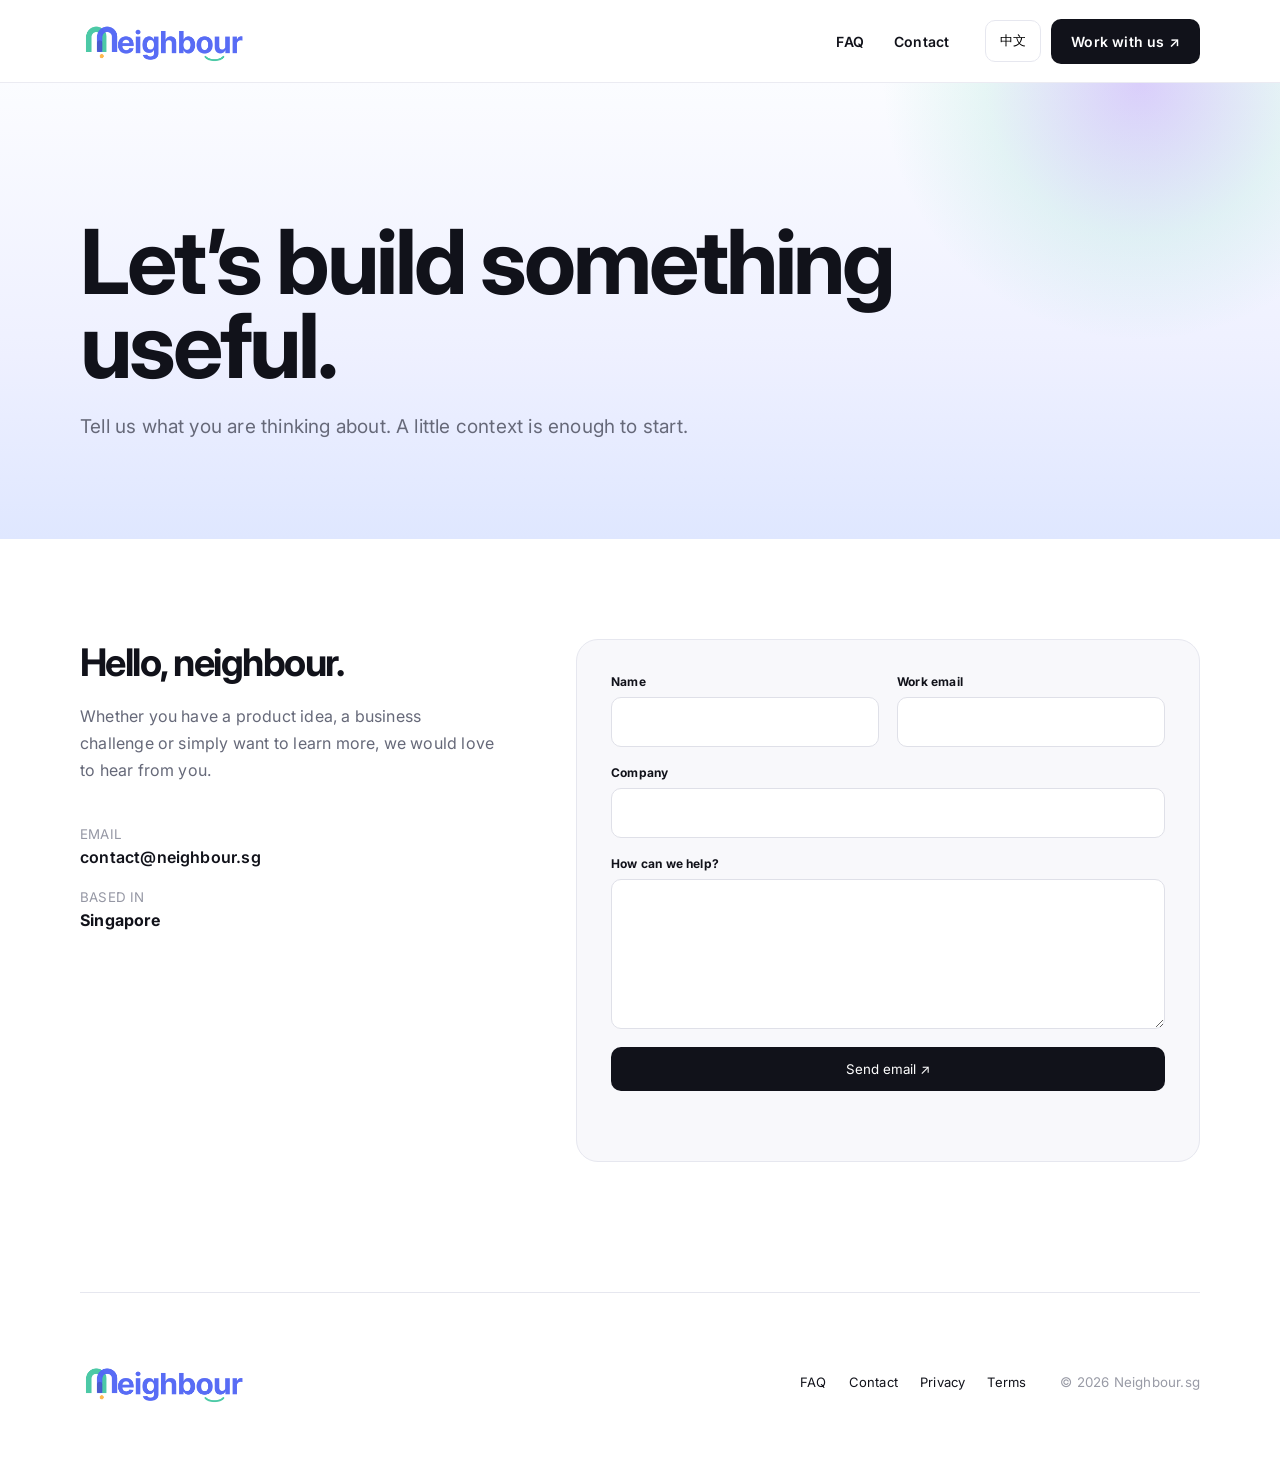
<file: contact.html>
<!doctype html><html lang="en"><head><meta charset="UTF-8"><meta name="viewport" content="width=device-width,initial-scale=1"><meta name="description" content="Start a conversation with Neighbour."><title>Contact — Neighbour</title><script>document.documentElement.classList.add('js')</script><link rel="preconnect" href="https://fonts.googleapis.com"><link href="https://fonts.googleapis.com/css2?family=DM+Sans:wght@400;500;600;700&display=swap" rel="stylesheet"><link rel="stylesheet" href="subpages.css?v=1"></head><body>
<header class="nav-shell"><nav class="nav container"><a class="brand" href="index.html"><img src="assets/neighbour-logo.png?v=transparent-2" alt="Neighbour"></a><div class="nav-links"><a href="faq.html">FAQ</a><a href="contact.html" data-en="Contact" data-zh="联系我们">Contact</a></div><div class="nav-actions"><button class="lang-toggle" type="button">中文</button><a class="nav-cta" href="contact.html" data-en="Work with us ↗" data-zh="与我们合作 ↗">Work with us ↗</a></div></nav></header>
<main><section class="page-hero"><div class="container reveal"><span class="eyebrow" data-en="START A CONVERSATION" data-zh="开始交流">START A CONVERSATION</span><h1 data-en="Let’s build something useful." data-zh="一起创造有用的产品。">Let’s build something useful.</h1><p data-en="Tell us what you are thinking about. A little context is enough to start." data-zh="告诉我们你正在思考的事情。只需简单介绍背景，就可以开始。">Tell us what you are thinking about. A little context is enough to start.</p></div></section><section class="content"><div class="container contact-grid"><div class="contact-copy reveal"><h2 data-en="Hello, neighbour." data-zh="你好，邻居。">Hello, neighbour.</h2><p data-en="Whether you have a product idea, a business challenge or simply want to learn more, we would love to hear from you." data-zh="无论你有一个产品想法、一项业务挑战，还是只是想进一步了解我们，都欢迎联系。">Whether you have a product idea, a business challenge or simply want to learn more, we would love to hear from you.</p><div class="contact-meta"><div><small data-en="EMAIL" data-zh="邮箱">EMAIL</small><a href="mailto:contact@neighbour.sg">contact@neighbour.sg</a></div><div><small data-en="BASED IN" data-zh="所在地">BASED IN</small><strong data-en="Singapore" data-zh="新加坡">Singapore</strong></div></div></div>
<form class="contact-form reveal" action="mailto:contact@neighbour.sg" method="post" enctype="text/plain"><div class="field"><label for="name" data-en="Name" data-zh="姓名">Name</label><input id="name" name="name" required></div><div class="field"><label for="email" data-en="Work email" data-zh="工作邮箱">Work email</label><input id="email" name="email" type="email" required></div><div class="field full"><label for="company" data-en="Company" data-zh="公司">Company</label><input id="company" name="company"></div><div class="field full"><label for="message" data-en="How can we help?" data-zh="我们可以如何帮助你？">How can we help?</label><textarea id="message" name="message" required></textarea></div><div class="field full"><button class="primary-button" type="submit" data-en="Send email ↗" data-zh="发送邮件 ↗">Send email ↗</button></div><div class="form-status" aria-live="polite"></div></form></div></section></main>
<footer class="footer container"><a class="brand" href="index.html"><img src="assets/neighbour-logo.png?v=transparent-2" alt="Neighbour"></a><div class="footer-links"><a href="faq.html">FAQ</a><a href="contact.html" data-en="Contact" data-zh="联系我们">Contact</a><a href="privacy.html" data-en="Privacy" data-zh="隐私">Privacy</a><a href="terms.html" data-en="Terms" data-zh="条款">Terms</a></div><small>© 2026 Neighbour.sg</small></footer><script src="subpages.js?v=contact-email-1"></script></body></html>
</file>
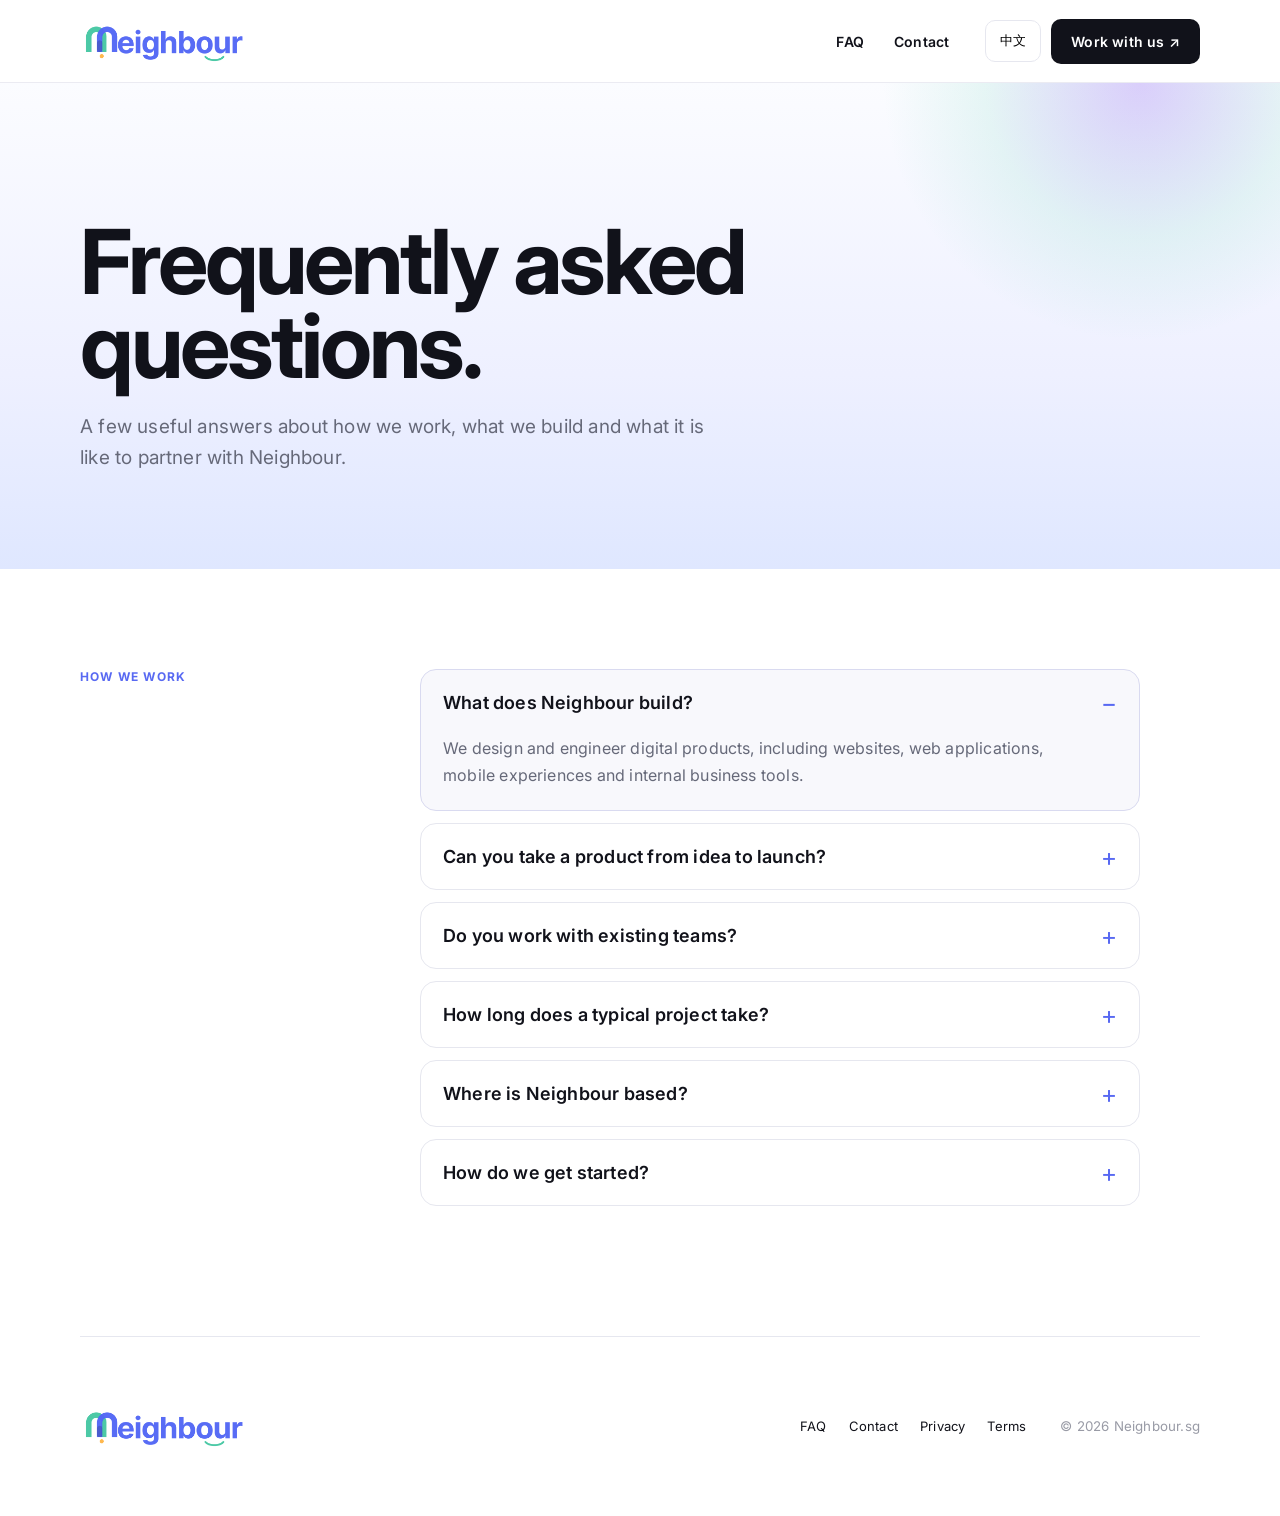
<file: faq.html>
<!doctype html><html lang="en"><head><meta charset="UTF-8"><meta name="viewport" content="width=device-width,initial-scale=1"><meta name="description" content="Frequently asked questions about working with Neighbour."><title>FAQ — Neighbour</title><script>document.documentElement.classList.add('js')</script><link rel="preconnect" href="https://fonts.googleapis.com"><link href="https://fonts.googleapis.com/css2?family=DM+Sans:wght@400;500;600;700&display=swap" rel="stylesheet"><link rel="stylesheet" href="subpages.css?v=1"></head><body>
<header class="nav-shell"><nav class="nav container"><a class="brand" href="index.html"><img src="assets/neighbour-logo.png?v=transparent-2" alt="Neighbour"></a><div class="nav-links"><a href="faq.html" data-en="FAQ" data-zh="常见问题">FAQ</a><a href="contact.html" data-en="Contact" data-zh="联系我们">Contact</a></div><div class="nav-actions"><button class="lang-toggle" type="button">中文</button><a class="nav-cta" href="contact.html" data-en="Work with us ↗" data-zh="与我们合作 ↗">Work with us ↗</a></div></nav></header>
<main><section class="page-hero"><div class="container reveal"><h1 data-en="Frequently asked questions." data-zh="常见问题。">Frequently asked questions.</h1><p data-en="A few useful answers about how we work, what we build and what it is like to partner with Neighbour." data-zh="关于我们的工作方式、服务内容，以及与 Neighbour 合作体验的一些实用解答。">A few useful answers about how we work, what we build and what it is like to partner with Neighbour.</p></div></section><section class="content"><div class="container content-grid"><div class="side-note" data-en="HOW WE WORK" data-zh="我们的工作方式">HOW WE WORK</div><div class="faq-list reveal">
<details open><summary data-en="What does Neighbour build?" data-zh="Neighbour 提供什么服务？">What does Neighbour build?</summary><p data-en="We design and engineer digital products, including websites, web applications, mobile experiences and internal business tools." data-zh="我们设计并开发数字产品，包括网站、Web 应用、移动端体验和企业内部工具。">We design and engineer digital products, including websites, web applications, mobile experiences and internal business tools.</p></details>
<details><summary data-en="Can you take a product from idea to launch?" data-zh="可以从产品构想到正式上线全程参与吗？">Can you take a product from idea to launch?</summary><p data-en="Yes. We can help shape the strategy, validate the experience, design the interface, build the product and support it after launch." data-zh="可以。我们能够协助制定策略、验证体验、设计界面、完成开发，并在上线后持续提供支持。">Yes. We can help shape the strategy, validate the experience, design the interface, build the product and support it after launch.</p></details>
<details><summary data-en="Do you work with existing teams?" data-zh="你们可以与现有团队合作吗？">Do you work with existing teams?</summary><p data-en="Absolutely. We often work alongside product, design and engineering teams, filling a specific capability gap or accelerating a key initiative." data-zh="当然可以。我们经常与客户的产品、设计及工程团队并肩工作，补充特定能力或推动关键项目加速落地。">Absolutely. We often work alongside product, design and engineering teams, filling a specific capability gap or accelerating a key initiative.</p></details>
<details><summary data-en="How long does a typical project take?" data-zh="一般项目需要多长时间？">How long does a typical project take?</summary><p data-en="A focused first release often takes 8–16 weeks. The right schedule depends on scope, technical complexity and how much discovery is needed." data-zh="一个目标明确的首个版本通常需要 8–16 周。具体周期取决于范围、技术复杂度以及前期探索深度。">A focused first release often takes 8–16 weeks. The right schedule depends on scope, technical complexity and how much discovery is needed.</p></details>
<details><summary data-en="Where is Neighbour based?" data-zh="Neighbour 位于哪里？">Where is Neighbour based?</summary><p data-en="We are based in Singapore and collaborate with teams across the region and beyond." data-zh="我们立足新加坡，并与本区域及全球不同地区的团队合作。">We are based in Singapore and collaborate with teams across the region and beyond.</p></details>
<details><summary data-en="How do we get started?" data-zh="如何开始合作？">How do we get started?</summary><p data-en="Send us a short note about your idea or challenge. We will arrange an introductory conversation and recommend a practical next step." data-zh="请简单告诉我们你的想法或挑战。我们会安排一次初步沟通，并建议切实可行的下一步。">Send us a short note about your idea or challenge. We will arrange an introductory conversation and recommend a practical next step.</p></details>
</div></div></section></main><footer class="footer container"><a class="brand" href="index.html"><img src="assets/neighbour-logo.png?v=transparent-2" alt="Neighbour"></a><div class="footer-links"><a href="faq.html">FAQ</a><a href="contact.html" data-en="Contact" data-zh="联系我们">Contact</a><a href="privacy.html" data-en="Privacy" data-zh="隐私">Privacy</a><a href="terms.html" data-en="Terms" data-zh="条款">Terms</a></div><small>© 2026 Neighbour.sg</small></footer><script src="subpages.js?v=1"></script></body></html>
</file>
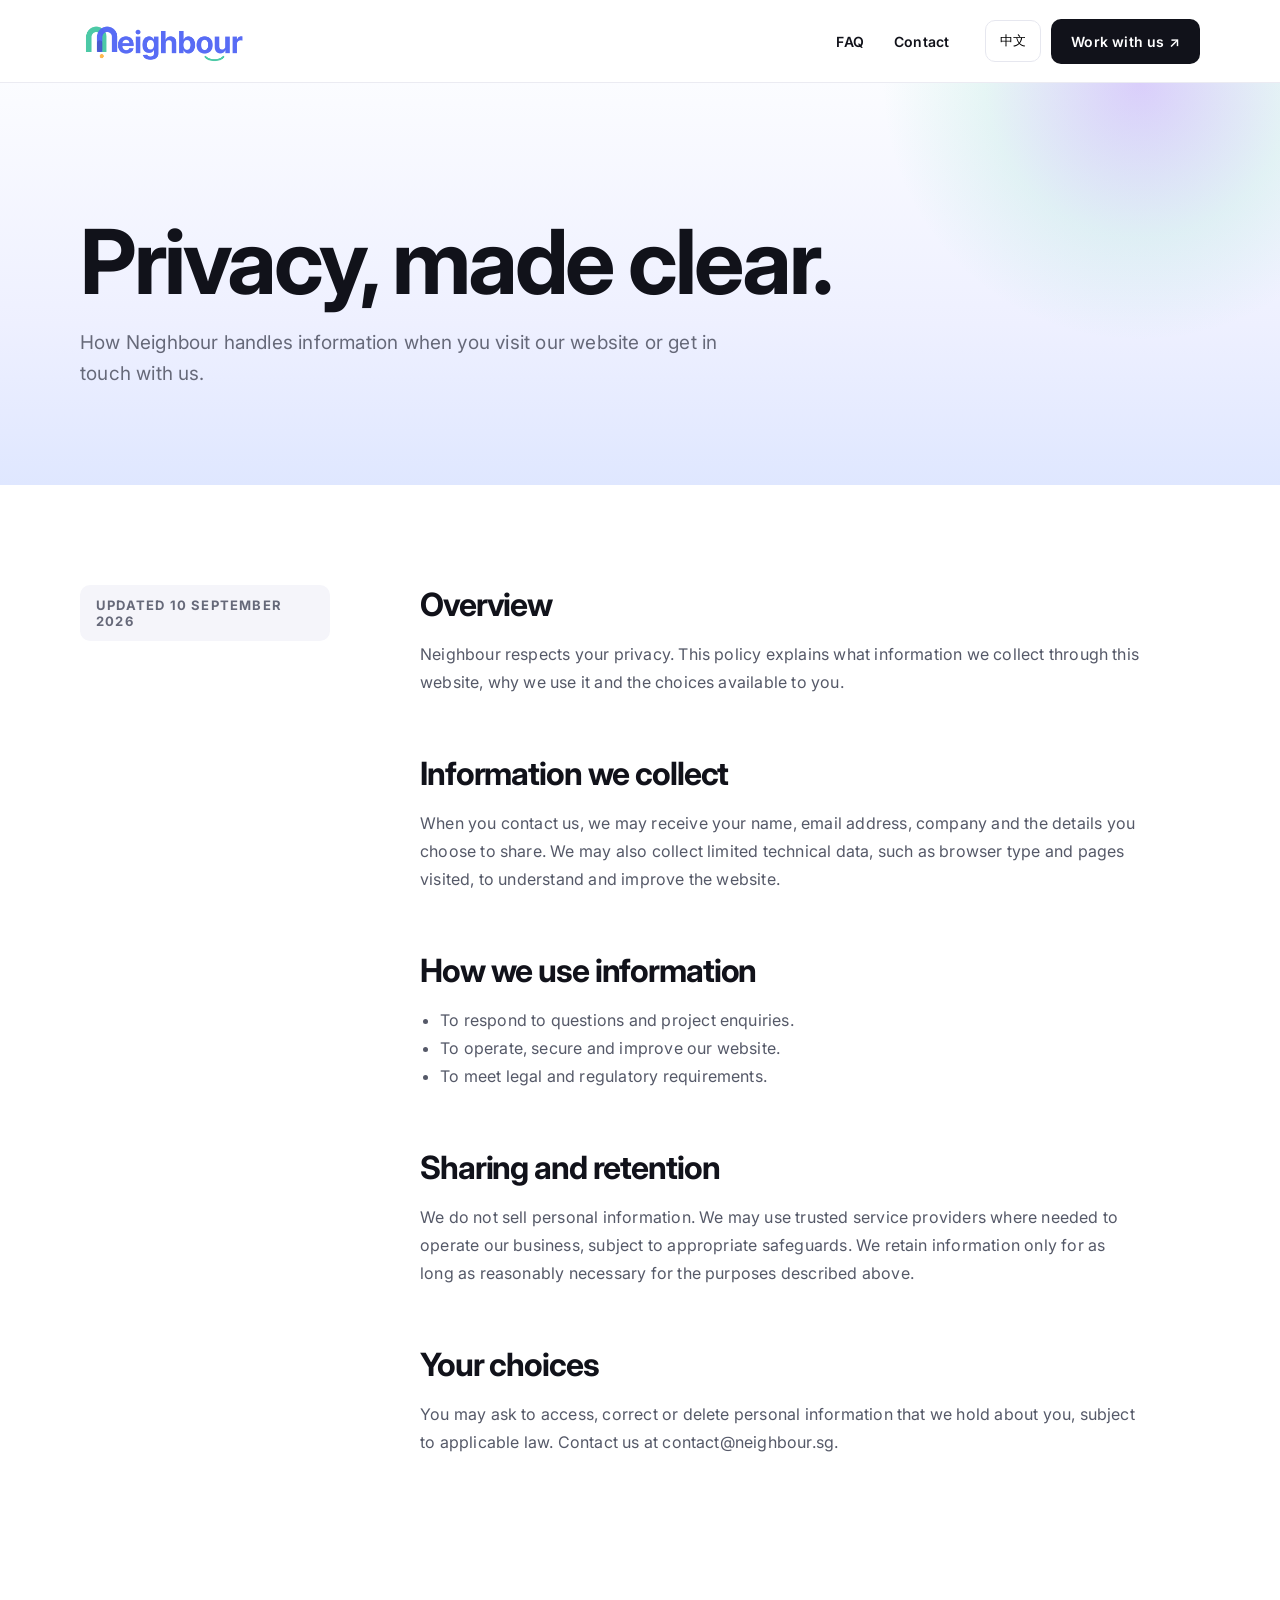
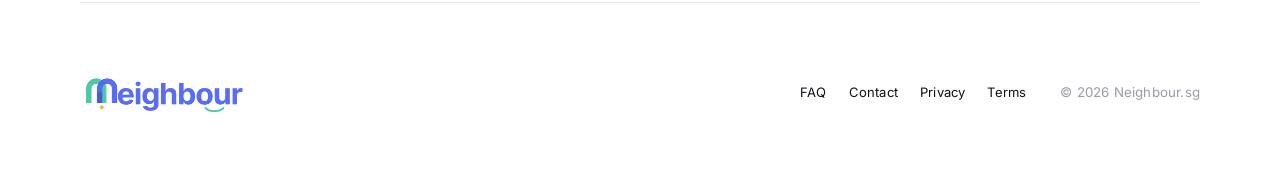
<file: privacy.html>
<!doctype html><html lang="en"><head><meta charset="UTF-8"><meta name="viewport" content="width=device-width,initial-scale=1"><meta name="description" content="Neighbour privacy policy."><title>Privacy — Neighbour</title><script>document.documentElement.classList.add('js')</script><link rel="preconnect" href="https://fonts.googleapis.com"><link href="https://fonts.googleapis.com/css2?family=DM+Sans:wght@400;500;600;700&display=swap" rel="stylesheet"><link rel="stylesheet" href="subpages.css?v=1"></head><body>
<header class="nav-shell"><nav class="nav container"><a class="brand" href="index.html"><img src="assets/neighbour-logo.png?v=transparent-2" alt="Neighbour"></a><div class="nav-links"><a href="faq.html">FAQ</a><a href="contact.html" data-en="Contact" data-zh="联系我们">Contact</a></div><div class="nav-actions"><button class="lang-toggle" type="button">中文</button><a class="nav-cta" href="contact.html" data-en="Work with us ↗" data-zh="与我们合作 ↗">Work with us ↗</a></div></nav></header>
<main><section class="page-hero"><div class="container reveal"><span class="eyebrow" data-en="YOUR INFORMATION" data-zh="你的信息">YOUR INFORMATION</span><h1 data-en="Privacy, made clear." data-zh="清晰透明的隐私说明。">Privacy, made clear.</h1><p data-en="How Neighbour handles information when you visit our website or get in touch with us." data-zh="了解你在浏览网站或联系我们时，Neighbour 如何处理相关信息。">How Neighbour handles information when you visit our website or get in touch with us.</p></div></section><section class="content"><div class="container content-grid"><div class="side-note"><span class="updated" data-en="Updated 10 September 2026" data-zh="更新于 2026 年 9 月 10 日">Updated 10 September 2026</span></div><article class="prose reveal">
<h2 data-en="Overview" data-zh="概述">Overview</h2><p data-en="Neighbour respects your privacy. This policy explains what information we collect through this website, why we use it and the choices available to you." data-zh="Neighbour 尊重你的隐私。本政策说明我们通过本网站收集哪些信息、使用这些信息的原因，以及你所拥有的选择。">Neighbour respects your privacy. This policy explains what information we collect through this website, why we use it and the choices available to you.</p>
<h2 data-en="Information we collect" data-zh="我们收集的信息">Information we collect</h2><p data-en="When you contact us, we may receive your name, email address, company and the details you choose to share. We may also collect limited technical data, such as browser type and pages visited, to understand and improve the website." data-zh="当你联系我们时，我们可能会收到你的姓名、邮箱地址、公司及你主动提供的其他信息。为了了解和改善网站，我们也可能收集有限的技术数据，例如浏览器类型和访问页面。">When you contact us, we may receive your name, email address, company and the details you choose to share. We may also collect limited technical data, such as browser type and pages visited, to understand and improve the website.</p>
<h2 data-en="How we use information" data-zh="我们如何使用信息">How we use information</h2><ul><li data-en="To respond to questions and project enquiries." data-zh="回复问题及项目咨询。">To respond to questions and project enquiries.</li><li data-en="To operate, secure and improve our website." data-zh="运营、保护并改善我们的网站。">To operate, secure and improve our website.</li><li data-en="To meet legal and regulatory requirements." data-zh="遵守适用的法律与监管要求。">To meet legal and regulatory requirements.</li></ul>
<h2 data-en="Sharing and retention" data-zh="信息共享与保留">Sharing and retention</h2><p data-en="We do not sell personal information. We may use trusted service providers where needed to operate our business, subject to appropriate safeguards. We retain information only for as long as reasonably necessary for the purposes described above." data-zh="我们不会出售个人信息。在业务运营所需的情况下，我们可能会使用可信赖的服务提供商，并采取适当保护措施。我们只会在实现上述目的所合理需要的期限内保留信息。">We do not sell personal information. We may use trusted service providers where needed to operate our business, subject to appropriate safeguards. We retain information only for as long as reasonably necessary for the purposes described above.</p>
<h2 data-en="Your choices" data-zh="你的选择">Your choices</h2><p data-en="You may ask to access, correct or delete personal information that we hold about you, subject to applicable law. Contact us at contact@neighbour.sg." data-zh="在适用法律允许的范围内，你可以请求访问、更正或删除我们持有的相关个人信息。请通过 contact@neighbour.sg 联系我们。">You may ask to access, correct or delete personal information that we hold about you, subject to applicable law. Contact us at contact@neighbour.sg.</p>
</article></div></section></main><footer class="footer container"><a class="brand" href="index.html"><img src="assets/neighbour-logo.png?v=transparent-2" alt="Neighbour"></a><div class="footer-links"><a href="faq.html">FAQ</a><a href="contact.html" data-en="Contact" data-zh="联系我们">Contact</a><a href="privacy.html" data-en="Privacy" data-zh="隐私">Privacy</a><a href="terms.html" data-en="Terms" data-zh="条款">Terms</a></div><small>© 2026 Neighbour.sg</small></footer><script src="subpages.js?v=1"></script></body></html>
</file>
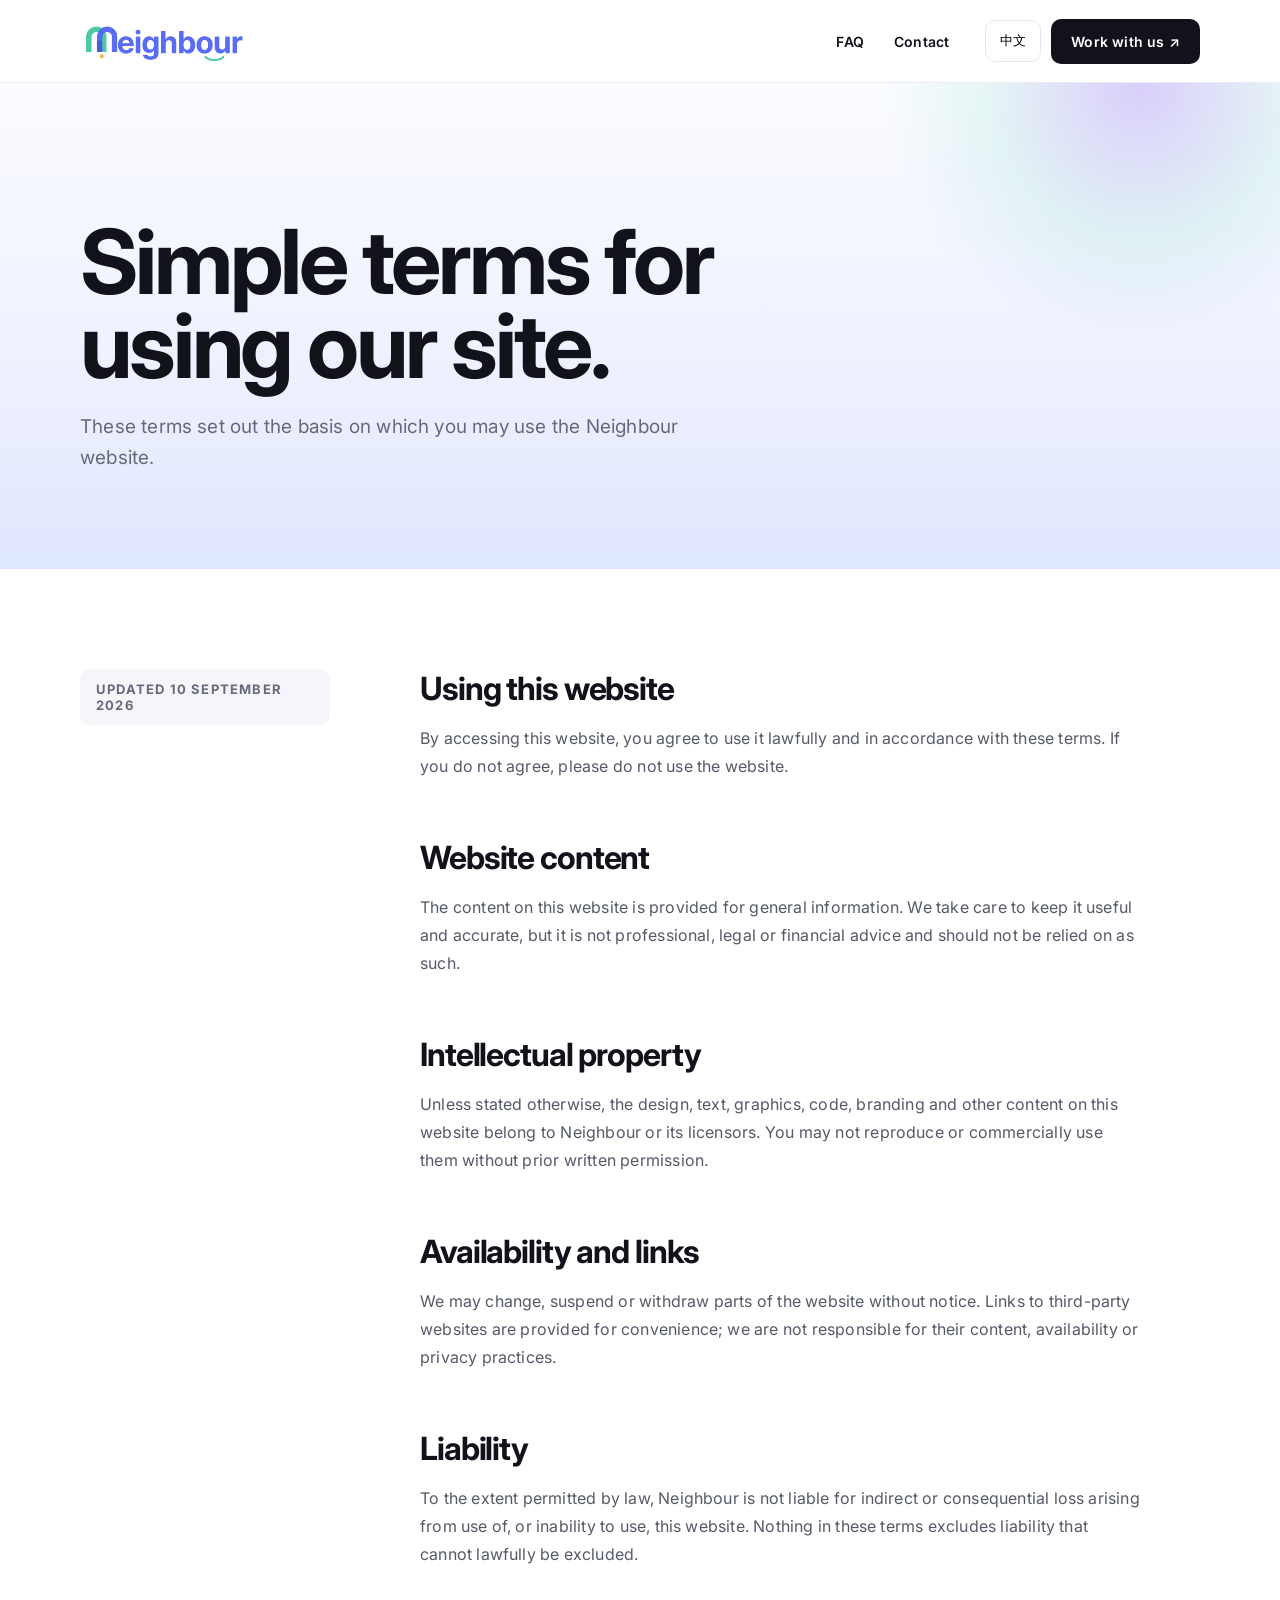
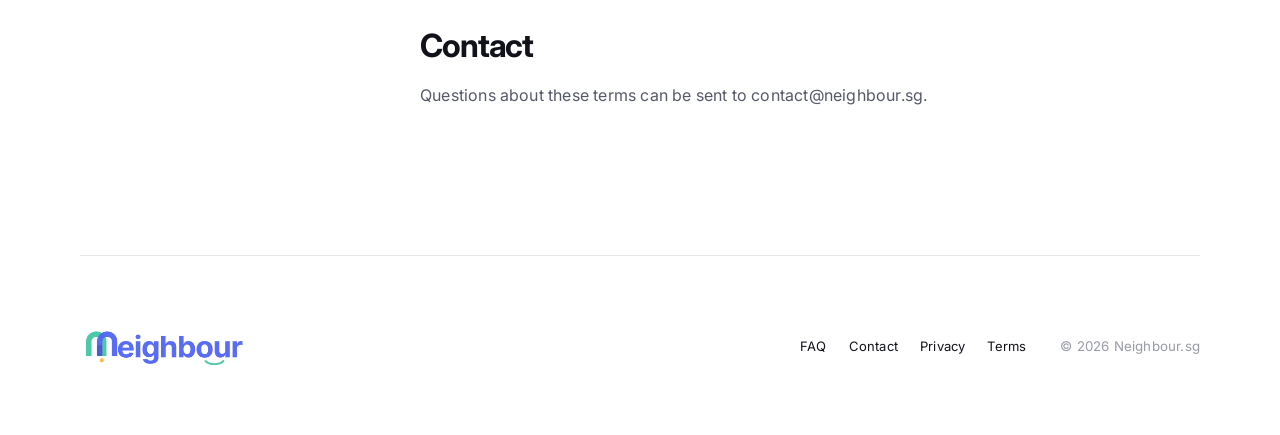
<file: terms.html>
<!doctype html><html lang="en"><head><meta charset="UTF-8"><meta name="viewport" content="width=device-width,initial-scale=1"><meta name="description" content="Neighbour website terms of use."><title>Terms — Neighbour</title><script>document.documentElement.classList.add('js')</script><link rel="preconnect" href="https://fonts.googleapis.com"><link href="https://fonts.googleapis.com/css2?family=DM+Sans:wght@400;500;600;700&display=swap" rel="stylesheet"><link rel="stylesheet" href="subpages.css?v=1"></head><body>
<header class="nav-shell"><nav class="nav container"><a class="brand" href="index.html"><img src="assets/neighbour-logo.png?v=transparent-2" alt="Neighbour"></a><div class="nav-links"><a href="faq.html">FAQ</a><a href="contact.html" data-en="Contact" data-zh="联系我们">Contact</a></div><div class="nav-actions"><button class="lang-toggle" type="button">中文</button><a class="nav-cta" href="contact.html" data-en="Work with us ↗" data-zh="与我们合作 ↗">Work with us ↗</a></div></nav></header>
<main><section class="page-hero"><div class="container reveal"><h1 data-en="Simple terms for using our site." data-zh="简明的网站使用条款。">Simple terms for using our site.</h1><p data-en="These terms set out the basis on which you may use the Neighbour website." data-zh="本条款说明你使用 Neighbour 网站时所适用的基本规则。">These terms set out the basis on which you may use the Neighbour website.</p></div></section><section class="content"><div class="container content-grid"><div class="side-note"><span class="updated" data-en="Updated 10 September 2026" data-zh="更新于 2026 年 9 月 10 日">Updated 10 September 2026</span></div><article class="prose reveal">
<h2 data-en="Using this website" data-zh="网站使用">Using this website</h2><p data-en="By accessing this website, you agree to use it lawfully and in accordance with these terms. If you do not agree, please do not use the website." data-zh="访问本网站即表示你同意以合法方式并依照本条款使用网站。如不同意，请停止使用本网站。">By accessing this website, you agree to use it lawfully and in accordance with these terms. If you do not agree, please do not use the website.</p>
<h2 data-en="Website content" data-zh="网站内容">Website content</h2><p data-en="The content on this website is provided for general information. We take care to keep it useful and accurate, but it is not professional, legal or financial advice and should not be relied on as such." data-zh="本网站内容仅供一般信息参考。我们会努力确保内容实用、准确，但其不构成专业、法律或财务建议，也不应被视为此类建议。">The content on this website is provided for general information. We take care to keep it useful and accurate, but it is not professional, legal or financial advice and should not be relied on as such.</p>
<h2 data-en="Intellectual property" data-zh="知识产权">Intellectual property</h2><p data-en="Unless stated otherwise, the design, text, graphics, code, branding and other content on this website belong to Neighbour or its licensors. You may not reproduce or commercially use them without prior written permission." data-zh="除非另有说明，本网站的设计、文字、图形、代码、品牌及其他内容均属于 Neighbour 或相关授权方。未经事先书面许可，不得复制或用于商业用途。">Unless stated otherwise, the design, text, graphics, code, branding and other content on this website belong to Neighbour or its licensors. You may not reproduce or commercially use them without prior written permission.</p>
<h2 data-en="Availability and links" data-zh="网站可用性与外部链接">Availability and links</h2><p data-en="We may change, suspend or withdraw parts of the website without notice. Links to third-party websites are provided for convenience; we are not responsible for their content, availability or privacy practices." data-zh="我们可能在不另行通知的情况下更改、暂停或移除网站的部分内容。第三方网站链接仅为便利而提供，我们不对其内容、可用性或隐私做法负责。">We may change, suspend or withdraw parts of the website without notice. Links to third-party websites are provided for convenience; we are not responsible for their content, availability or privacy practices.</p>
<h2 data-en="Liability" data-zh="责任限制">Liability</h2><p data-en="To the extent permitted by law, Neighbour is not liable for indirect or consequential loss arising from use of, or inability to use, this website. Nothing in these terms excludes liability that cannot lawfully be excluded." data-zh="在法律允许的范围内，Neighbour 不对因使用或无法使用本网站而产生的间接或后果性损失承担责任。本条款不排除法律规定不得排除的责任。">To the extent permitted by law, Neighbour is not liable for indirect or consequential loss arising from use of, or inability to use, this website. Nothing in these terms excludes liability that cannot lawfully be excluded.</p>
<h2 data-en="Contact" data-zh="联系我们">Contact</h2><p data-en="Questions about these terms can be sent to contact@neighbour.sg." data-zh="如对本条款有任何疑问，请发送邮件至 contact@neighbour.sg。">Questions about these terms can be sent to contact@neighbour.sg.</p>
</article></div></section></main><footer class="footer container"><a class="brand" href="index.html"><img src="assets/neighbour-logo.png?v=transparent-2" alt="Neighbour"></a><div class="footer-links"><a href="faq.html">FAQ</a><a href="contact.html" data-en="Contact" data-zh="联系我们">Contact</a><a href="privacy.html" data-en="Privacy" data-zh="隐私">Privacy</a><a href="terms.html" data-en="Terms" data-zh="条款">Terms</a></div><small>© 2026 Neighbour.sg</small></footer><script src="subpages.js?v=1"></script></body></html>
</file>
<file: subpages.css>
:root{--ink:#11121a;--blue:#5869f2;--purple:#7646ef;--mint:#4cc8aa;--line:#e6e7ef;--muted:#666979}*{box-sizing:border-box}html{scroll-behavior:smooth}body{margin:0;font-family:'DM Sans','PingFang SC','Microsoft YaHei',sans-serif;color:var(--ink);background:#fff}.container{width:min(1120px,calc(100% - 48px));margin:auto}.nav-shell{position:sticky;top:0;z-index:10;background:rgba(255,255,255,.88);backdrop-filter:blur(18px);border-bottom:1px solid rgba(230,231,239,.8)}.nav{height:82px;display:flex;align-items:center;gap:36px}.brand{margin-right:auto}.brand img{display:block;width:166px}.nav-links{display:flex;gap:30px}.nav a{text-decoration:none;color:var(--ink);font-size:14px;font-weight:600}.nav-actions{display:flex;align-items:center;gap:10px}.lang-toggle{height:42px;min-width:56px;padding:0 14px;border:1px solid var(--line);border-radius:10px;background:#fff;font:600 13px inherit;cursor:pointer}.nav-cta,.primary-button{display:inline-flex;align-items:center;justify-content:center;border:0;border-radius:10px;background:var(--ink);color:#fff!important;padding:14px 20px;text-decoration:none;font:600 14px inherit;cursor:pointer}.page-hero{position:relative;overflow:hidden;padding:112px 0 96px;background:linear-gradient(180deg,#fbfcff,#eef0ff 60%,#dfe7ff)}.page-hero:after{content:"";position:absolute;width:520px;height:520px;border-radius:50%;right:-120px;top:-260px;background:radial-gradient(circle,rgba(118,70,239,.25),rgba(76,200,170,.12) 42%,transparent 70%)}.eyebrow{display:inline-flex;align-items:center;gap:8px;padding:8px 12px;border:1px solid rgba(88,105,242,.2);border-radius:99px;font-size:11px;font-weight:700;letter-spacing:.08em}.eyebrow:before{content:"";width:7px;height:7px;border-radius:50%;background:var(--mint)}h1{max-width:820px;font-size:clamp(56px,7vw,92px);line-height:.94;letter-spacing:-.065em;margin:25px 0 24px}.page-hero p{max-width:650px;color:var(--muted);font-size:19px;line-height:1.6;margin:0}.content{padding:100px 0 130px}.content-grid{display:grid;grid-template-columns:250px minmax(0,720px);gap:90px;align-items:start}.side-note{position:sticky;top:120px;color:var(--blue);font-size:12px;font-weight:700;letter-spacing:.1em;text-transform:uppercase}.prose h2{font-size:32px;letter-spacing:-.035em;margin:58px 0 16px}.prose h2:first-child{margin-top:0}.prose p,.prose li{font-size:16px;line-height:1.75;color:#555968}.prose ul{padding-left:20px}.updated{padding:12px 16px;background:#f5f5fa;border-radius:10px;display:inline-block;font-size:13px;color:var(--muted)}.faq-list{display:grid;gap:12px}.faq-list details{border:1px solid var(--line);border-radius:16px;background:#fff;padding:0 22px;transition:.2s}.faq-list details[open]{background:#f8f8fc;border-color:#d9daf0}.faq-list summary{cursor:pointer;list-style:none;padding:22px 38px 22px 0;font-size:18px;font-weight:600;position:relative}.faq-list summary::-webkit-details-marker{display:none}.faq-list summary:after{content:"+";position:absolute;right:0;top:18px;font-size:25px;font-weight:400;color:var(--blue)}.faq-list details[open] summary:after{content:"−"}.faq-list p{margin:0;padding:0 34px 22px 0;color:var(--muted);line-height:1.65}.contact-grid{display:grid;grid-template-columns:.8fr 1.2fr;gap:80px}.contact-copy h2{font-size:38px;letter-spacing:-.04em;margin:0 0 18px}.contact-copy p{color:var(--muted);line-height:1.7}.contact-meta{margin-top:42px;display:grid;gap:22px}.contact-meta small{display:block;color:#9597a4;margin-bottom:5px}.contact-meta a{color:var(--ink);font-weight:600;text-decoration:none}.contact-form{display:grid;grid-template-columns:1fr 1fr;gap:18px;padding:34px;border:1px solid var(--line);border-radius:22px;background:#f8f8fb}.field{display:grid;gap:8px}.field.full{grid-column:1/-1}.field label{font-size:12px;font-weight:700}.field input,.field select,.field textarea{width:100%;border:1px solid #dfe0e8;background:#fff;border-radius:10px;padding:14px;font:inherit;color:var(--ink);outline:none}.field textarea{min-height:150px;resize:vertical}.field input:focus,.field select:focus,.field textarea:focus{border-color:var(--blue);box-shadow:0 0 0 3px rgba(88,105,242,.1)}.form-status{grid-column:1/-1;font-size:13px;color:var(--blue);min-height:18px}.footer{min-height:180px;display:grid;grid-template-columns:1fr auto auto;align-items:center;border-top:1px solid var(--line);gap:34px}.footer-links{display:flex;gap:22px}.footer a{color:var(--ink);text-decoration:none;font-size:13px}.footer small{color:#999ba6}.js .reveal{opacity:0;transform:translateY(20px);filter:blur(5px);transition:.8s cubic-bezier(.22,1,.36,1)}.js.page-ready .reveal{opacity:1;transform:none;filter:none}
@media(max-width:760px){.container{width:min(100% - 28px,680px)}.nav{height:70px;gap:12px}.brand img{width:140px}.nav-links,.nav-cta{display:none}.page-hero{padding:78px 0 72px}h1{font-size:54px}.page-hero p{font-size:16px}.content{padding:70px 0 90px}.content-grid,.contact-grid{grid-template-columns:1fr;gap:42px}.side-note{position:static}.contact-form{grid-template-columns:1fr;padding:24px}.field.full{grid-column:auto}.footer{grid-template-columns:1fr;padding:45px 0}.footer-links{flex-wrap:wrap}}
@media(prefers-reduced-motion:reduce){html{scroll-behavior:auto}.js .reveal{opacity:1;transform:none;filter:none;transition:none}}
body:has(.contact-form) .page-hero .eyebrow{display:none}
body:has(.prose h2[data-en="Overview"]) .page-hero .eyebrow{display:none}
html[lang="en"] body,html[lang="en"] button,html[lang="en"] input,html[lang="en"] select,html[lang="en"] textarea{font-family:'Inter',-apple-system,BlinkMacSystemFont,'Segoe UI',sans-serif}
html[lang="en"] body{letter-spacing:.012em}html[lang="en"] h1{letter-spacing:-.035em}
</file>
